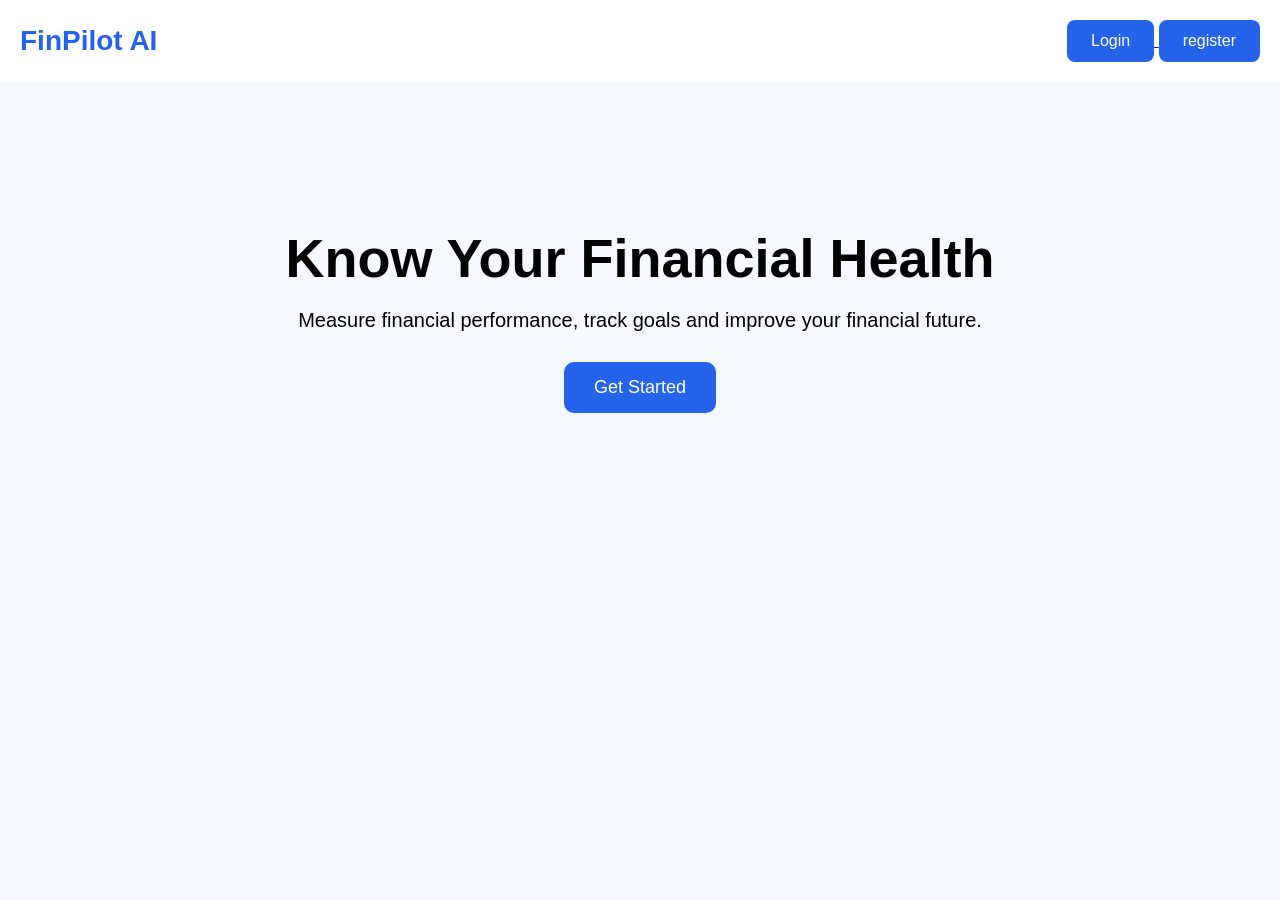
<file: index.html>
<!DOCTYPE html>
<html>
<head>
<title>FinPilot AI</title>
<style>
body{
font-family:Arial;
margin:0;
background:#f5f8fc;
}
nav{
background:white;
padding:20px;
display:flex;
justify-content:space-between;
align-items:center;
}
.logo{
font-size:28px;
font-weight:bold;
color:#2563eb;
}
.btn{
padding:12px 20px;
border:none;
border-radius:8px;
cursor:pointer;
}
.btn {
background: #2563EB;
color: white;
border: none;
padding: 12px 24px;
border-radius: 8px;
cursor: pointer;
font-size: 16px;
}
.btn:hover {
background: #1d4ed8;
}
.register{
background:#2563eb;
color:white;
}
.hero{
text-align:center;
padding:100px 20px;
}
.hero h1{
font-size:54px;
margin-bottom:20px;
}
.hero p{
font-size:20px;
max-width:700px;
margin:auto;
}
.hero button{
margin-top:30px;
padding:15px 30px;
border:none;
border-radius:10px;
background:#2563eb;
color:white;
font-size:18px;
cursor:pointer;
}
</style>
</head>
<body>
<nav>
<div class="logo">
FinPilot AI
</div>
<div>
<a href="login.html">
<button class="btn login">
Login
</button>
</a>
<a href="register.html">
<button class="btn register">
register
</button>
</a>
</div>
</nav>
<section class="hero">
<h1>
Know Your Financial Health
</h1>
<p>
Measure financial performance,
track goals and improve your
financial future.
</p>
<button>
Get Started
</button>
</section>
</body>
</html>
</file>
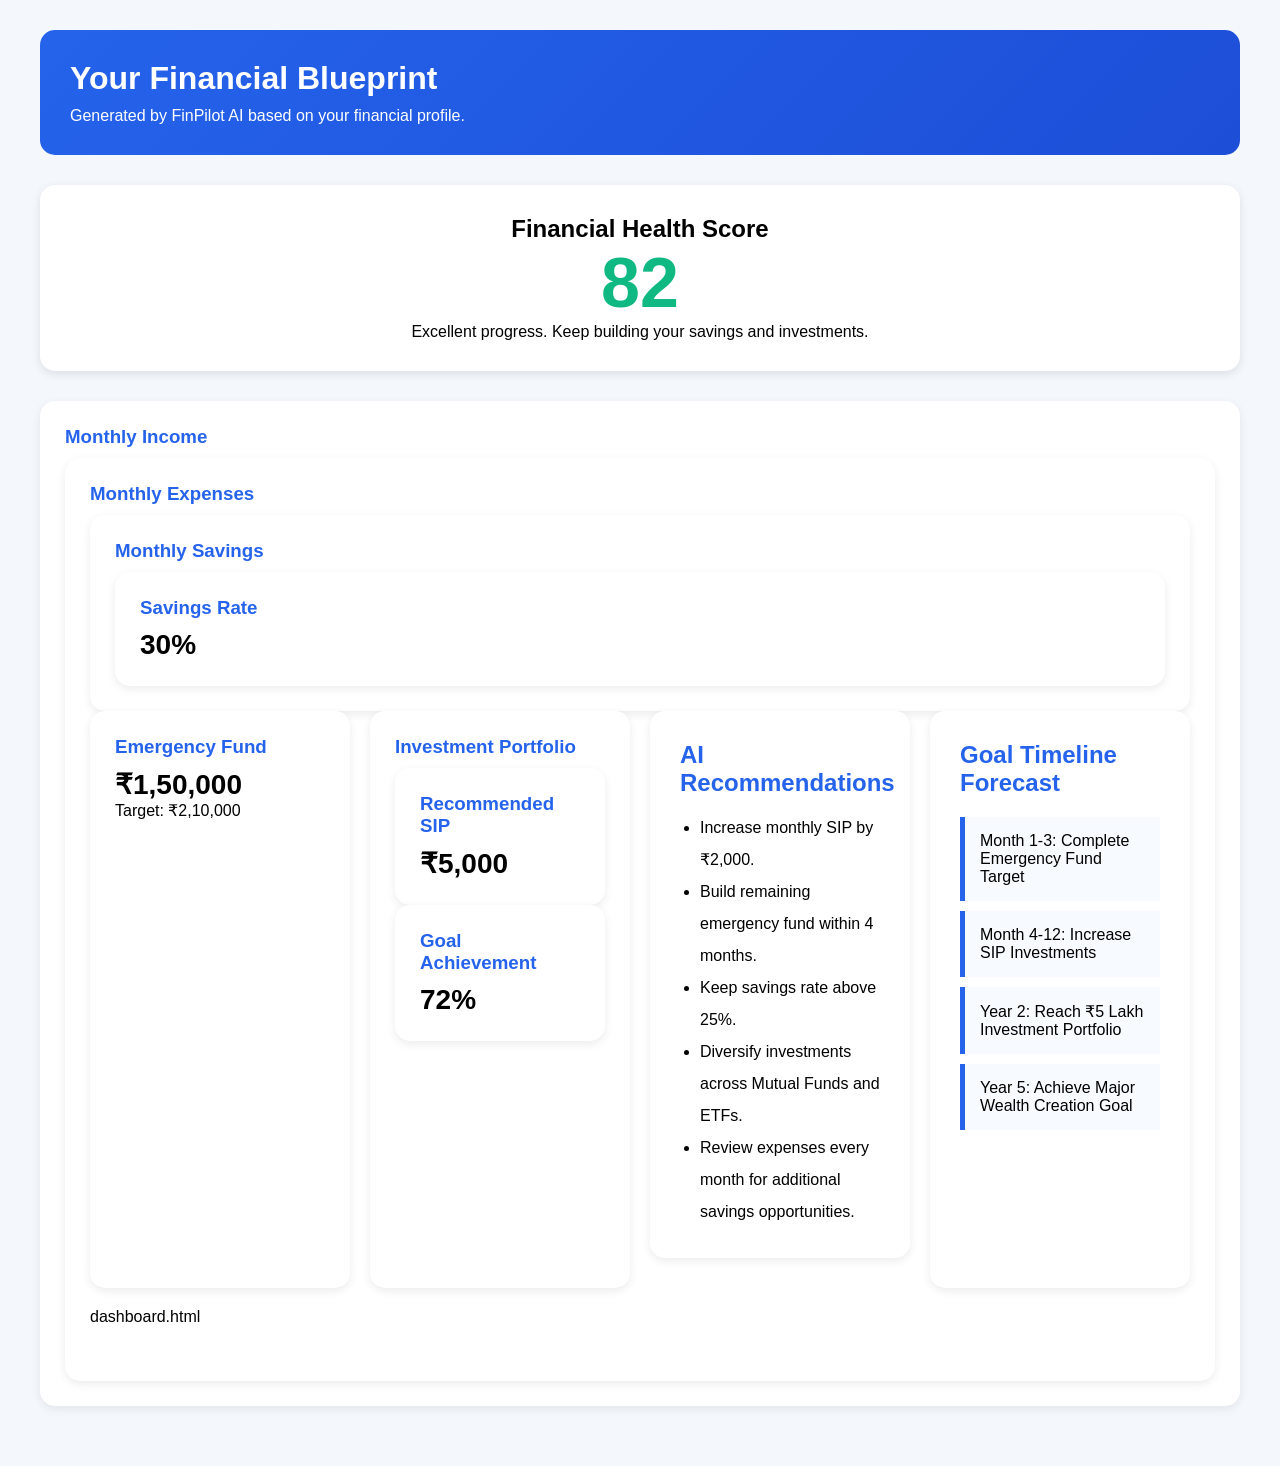
<file: blueprint.html>
<!DOCTYPE html>
<html lang="en">
<head>
<meta charset="UTF-8">

<meta name="viewport" content="width=device-width, initial-scale=1.0">
<title>Financial Blueprint | FinPilot AI</title>
<style>
* {
margin: 0;
padding: 0;
box-sizing: border-box;
font-family: Arial, sans-serif;
}
body {
background: #f4f7fc;
padding: 30px;
}
.container {
max-width: 1200px;
margin: auto;
}
.header {
background: linear-gradient(135deg, #2563EB, #1d4ed8);
color: white;
padding: 30px;
border-radius: 15px;
margin-bottom: 30px;
}
.header h1 {
margin-bottom: 10px;
}
.score-card {
background: white;
border-radius: 15px;
padding: 30px;
text-align: center;
margin-bottom: 30px;
box-shadow: 0 3px 10px rgba(0,0,0,0.1);
}
.score {
font-size: 70px;
color: #10B981;
font-weight: bold;
}
.grid {
display: grid;
grid-template-columns: repeat(auto-fit,minmax(250px,1fr));
gap: 20px;
margin-bottom: 30px;
}
.card {
background: white;
padding: 25px;
border-radius: 15px;
box-shadow: 0 3px 10px rgba(0,0,0,0.08);
}
.card h3 {
color: #2563EB;
margin-bottom: 10px;
}
.amount {
font-size: 28px;
font-weight: bold;
}
.recommendations {
background: white;
padding: 30px;
border-radius: 15px;
box-shadow: 0 3px 10px rgba(0,0,0,0.08);
margin-bottom: 30px;
}
.recommendations h2 {
color: #2563EB;
margin-bottom: 15px;
}
.recommendations ul {
margin-left: 20px;
line-height: 2;
}
.timeline {
background: white;
padding: 30px;
border-radius: 15px;
box-shadow: 0 3px 10px rgba(0,0,0,0.08);
}
.timeline h2 {
color: #2563EB;
margin-bottom: 20px;
}
.step {
padding: 15px;
margin-bottom: 10px;
border-left: 5px solid #2563EB;
background: #f7faff;
}
.btn {
display: block;
width: 300px;
margin: 40px auto;
text-align: center;
background: #2563EB;
color: white;
text-decoration: none;
padding: 15px;
border-radius: 10px;
font-size: 18px;
}
.btn:hover {
background: #1d4ed8;
}
</style>
</head>
<body>
<div class="container">
<div class="header">
<h1>Your Financial Blueprint</h1>
<p>Generated by FinPilot AI based on your financial profile.</p>
</div>
<div class="score-card">
<h2>Financial Health Score</h2>
<div class="score">82</div>
<p>Excellent progress. Keep building your savings and investments.</p>
</div>
<div class="grid">
<div class="card">
<h3>Monthly Income</h3>
<div class="amount" id="incomeDisplay"></div>
<div class="card">
<h3>Monthly Expenses</h3>
<div class="amount" id="expenseDisplay"></div>
<div class="card">
<h3>Monthly Savings</h3>
<div class="amount" id="savingDisplay"></div>
<div class="card">
<h3>Savings Rate</h3>
<div class="amount">30%</div>
</div>
</div>
<div class="grid">
<div class="card">
<h3>Emergency Fund</h3>
<div class="amount">₹1,50,000</div>
<p>Target: ₹2,10,000</p>
</div>
<div class="card">
<h3>Investment Portfolio</h3>
<div class="amount" id="investmentDisplay"></div>
<div class="card">
<h3>Recommended SIP</h3>
<div class="amount">₹5,000</div>
</div>
<div class="card">
<h3>Goal Achievement</h3>
<div class="amount">72%</div>
</div>
</div>
<div class="recommendations">
<h2>AI Recommendations</h2>
<ul>
<li>Increase monthly SIP by ₹2,000.</li>
<li>Build remaining emergency fund within 4 months.</li>
<li>Keep savings rate above 25%.</li>
<li>Diversify investments across Mutual Funds and ETFs.</li>
<li>Review expenses every month for additional savings opportunities.</li>
</ul>
</div>
<div class="timeline">
<h2>Goal Timeline Forecast</h2>
<div class="step">
Month 1-3: Complete Emergency Fund Target
</div>
<div class="step">
Month 4-12: Increase SIP Investments
</div>
<div class="step">
Year 2: Reach ₹5 Lakh Investment Portfolio
</div>
<div class="step">
Year 5: Achieve Major Wealth Creation Goal
</div>
</div>
dashboard.html
</div>
<script>
const income =
parseInt(localStorage.getItem("income")) || 0;
const expenses =
parseInt(localStorage.getItem("expenses")) || 0;
const investments =
parseInt(localStorage.getItem("investments")) || 0;
let savings = income - expenses;
if(savings < 0){
savings = 0;
}
let savingsRate = 0;
if(income > 0){
savingsRate =
((savings / income) * 100).toFixed(0);
}
document.getElementById("incomeDisplay")
.innerHTML = "₹" + income;
document.getElementById("expenseDisplay")
.innerHTML = "₹" + expenses;
document.getElementById("savingDisplay")
.innerHTML = "₹" + savings;
document.getElementById("investmentDisplay")
.innerHTML = "₹" + investments;
document.getElementById("savingRate")
.innerHTML = savingsRate + "%";
Show more lines
</script>
</body>
</html>
</file>
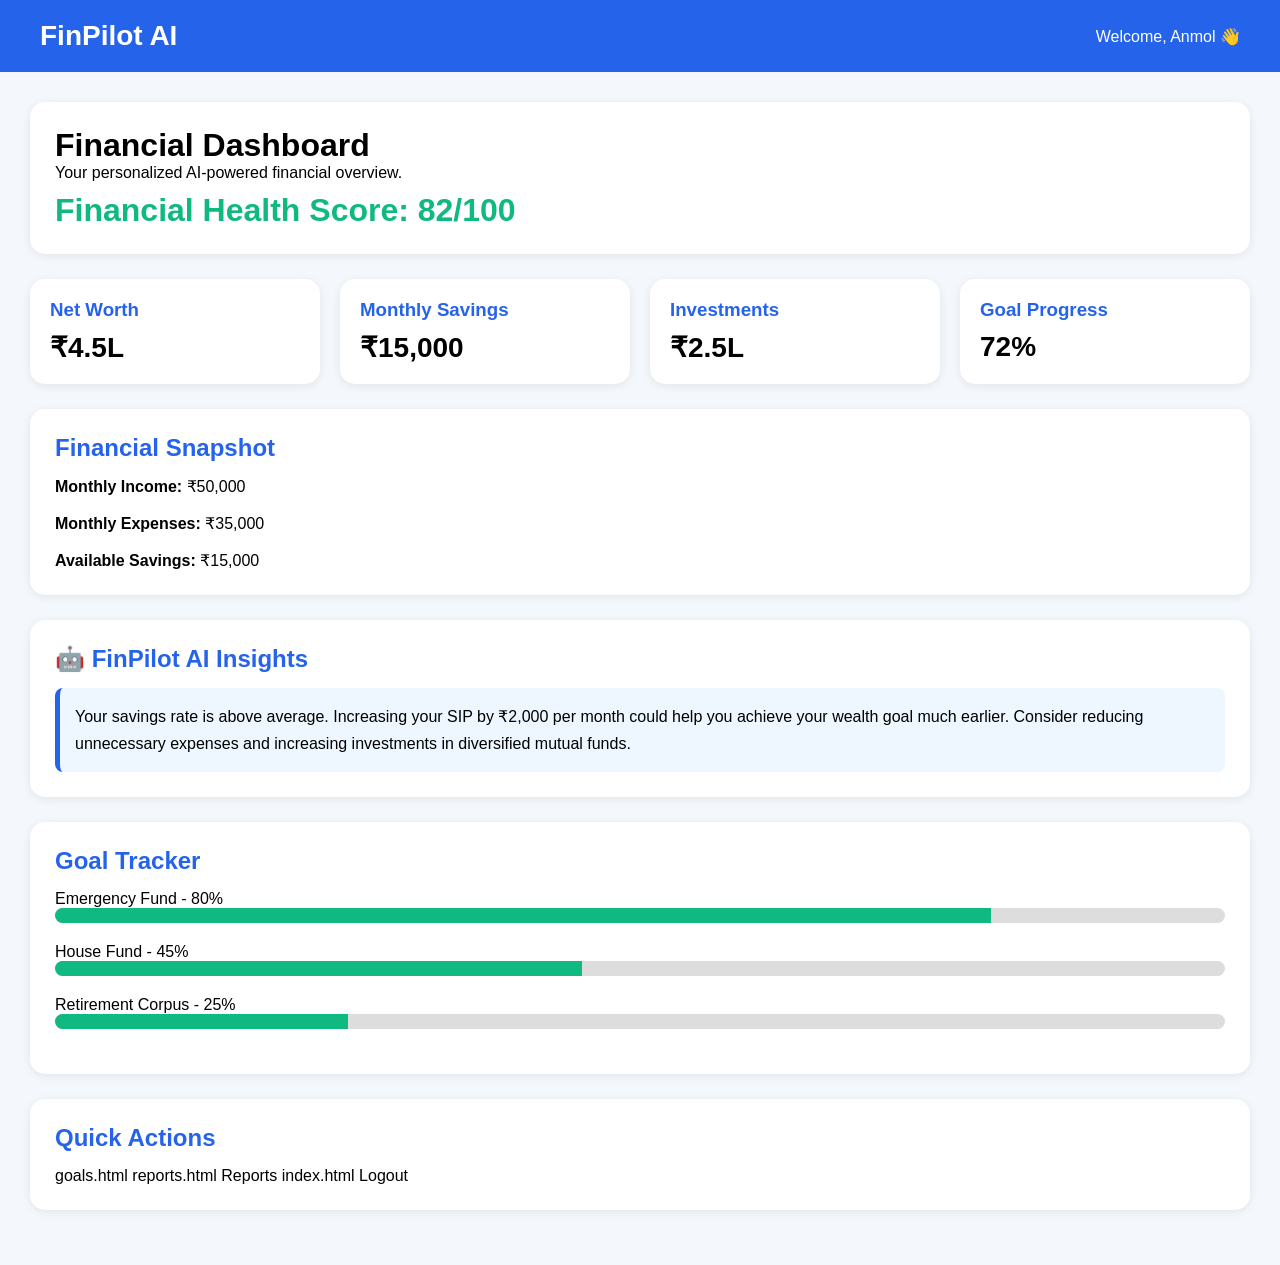
<file: dashboard.html>
<!DOCTYPE html>
<html lang="en">
<head>
<meta charset="UTF-8">
<meta name="viewport" content="width=device-width, initial-scale=1.0">
<title>Dashboard | FinPilot AI</title>
<style>
*{
margin:0;
padding:0;
box-sizing:border-box;
font-family:Arial, sans-serif;
}
body{
background:#f4f7fc;
}
.navbar{
background:#2563EB;
color:white;
padding:20px 40px;
display:flex;
justify-content:space-between;
align-items:center;
}
.navbar h2{
font-size:28px;
}
.container{
padding:30px;
}
.welcome{
background:white;
padding:25px;
border-radius:15px;
margin-bottom:25px;
box-shadow:0 2px 10px rgba(0,0,0,0.08);
}
.score{
color:#10B981;
font-size:32px;
font-weight:bold;
margin-top:10px;
}
.cards{
display:grid;
grid-template-columns:repeat(auto-fit,minmax(230px,1fr));
gap:20px;
margin-bottom:25px;
}
.card{
background:white;
padding:20px;
border-radius:15px;
box-shadow:0 2px 10px rgba(0,0,0,0.08);
}
.card h3{
color:#2563EB;
margin-bottom:10px;
}
.value{
font-size:28px;
font-weight:bold;
}
.section{
background:white;
padding:25px;
border-radius:15px;
margin-bottom:25px;
box-shadow:0 2px 10px rgba(0,0,0,0.08);
}
.section h2{
color:#2563EB;
margin-bottom:15px;
}
.insight{
background:#eef7ff;
border-left:5px solid #2563EB;
padding:15px;
border-radius:8px;
line-height:1.7;
}
.progress{
margin-bottom:20px;
}
.bar{
width:100%;
height:15px;
background:#ddd;
border-radius:20px;
overflow:hidden;
}
.fill{
height:100%;
background:#10B981;
}
.buttons{
display:flex;
gap:15px;
flex-wrap:wrap;
}
.btn{
text-decoration:none;
background:#2563EB;
color:white;
padding:12px 20px;
border-radius:10px;
}
.btn:hover{
background:#1d4ed8;
}
</style>
</head>
<body>
<div class="navbar">
<h2>FinPilot AI</h2>
<div>Welcome, Anmol 👋</div>
</div>
<div class="container">
<div class="welcome">
<h1>Financial Dashboard</h1>
<p>Your personalized AI-powered financial overview.</p>
<div class="score">
Financial Health Score: 82/100
</div>
</div>
<div class="cards">
<div class="card">
<h3>Net Worth</h3>
<div class="value">₹4.5L</div>
</div>
<div class="card">
<h3>Monthly Savings</h3>
<div class="value">₹15,000</div>
</div>
<div class="card">
<h3>Investments</h3>
<div class="value">₹2.5L</div>
</div>
<div class="card">
<h3>Goal Progress</h3>
<div class="value">72%</div>
</div>
</div>
<div class="section">
<h2>Financial Snapshot</h2>
<p><strong>Monthly Income:</strong> ₹50,000</p>
<br>
<p><strong>Monthly Expenses:</strong> ₹35,000</p>
<br>
<p><strong>Available Savings:</strong> ₹15,000</p>
</div>
<div class="section">
<h2>🤖 FinPilot AI Insights</h2>
<div class="insight">
Your savings rate is above average.
Increasing your SIP by ₹2,000 per month could
help you achieve your wealth goal much earlier.
Consider reducing unnecessary expenses and
increasing investments in diversified mutual funds.
</div>
</div>
<div class="section">
<h2>Goal Tracker</h2>
<div class="progress">
<p>Emergency Fund - 80%</p>
<div class="bar">
<div class="fill" style="width:80%"></div>
</div>
</div>
<div class="progress">
<p>House Fund - 45%</p>
<div class="bar">
<div class="fill" style="width:45%"></div>
</div>
</div>
<div class="progress">
<p>Retirement Corpus - 25%</p>
<div class="bar">
<div class="fill" style="width:25%"></div>
</div>
</div>
</div>
<div class="section">
<h2>Quick Actions</h2>
<div class="buttons">
goals.html
reports.html
Reports
</a>
index.html
Logout
</a>
</div>
</div>
</div>
<script>
const income =
parseInt(localStorage.getItem("income")) || 0;
const expenses =
parseInt(localStorage.getItem("expenses")) || 0;
const investments =
parseInt(localStorage.getItem("investments")) || 0;
let savings = income - expenses;
if(savings < 0){
savings = 0;
}
document.getElementById("savingCard")
.innerHTML = "₹" + savings;
document.getElementById("investmentCard")
.innerHTML = "₹" + investments;
</script>
</body>
</html>
</file>
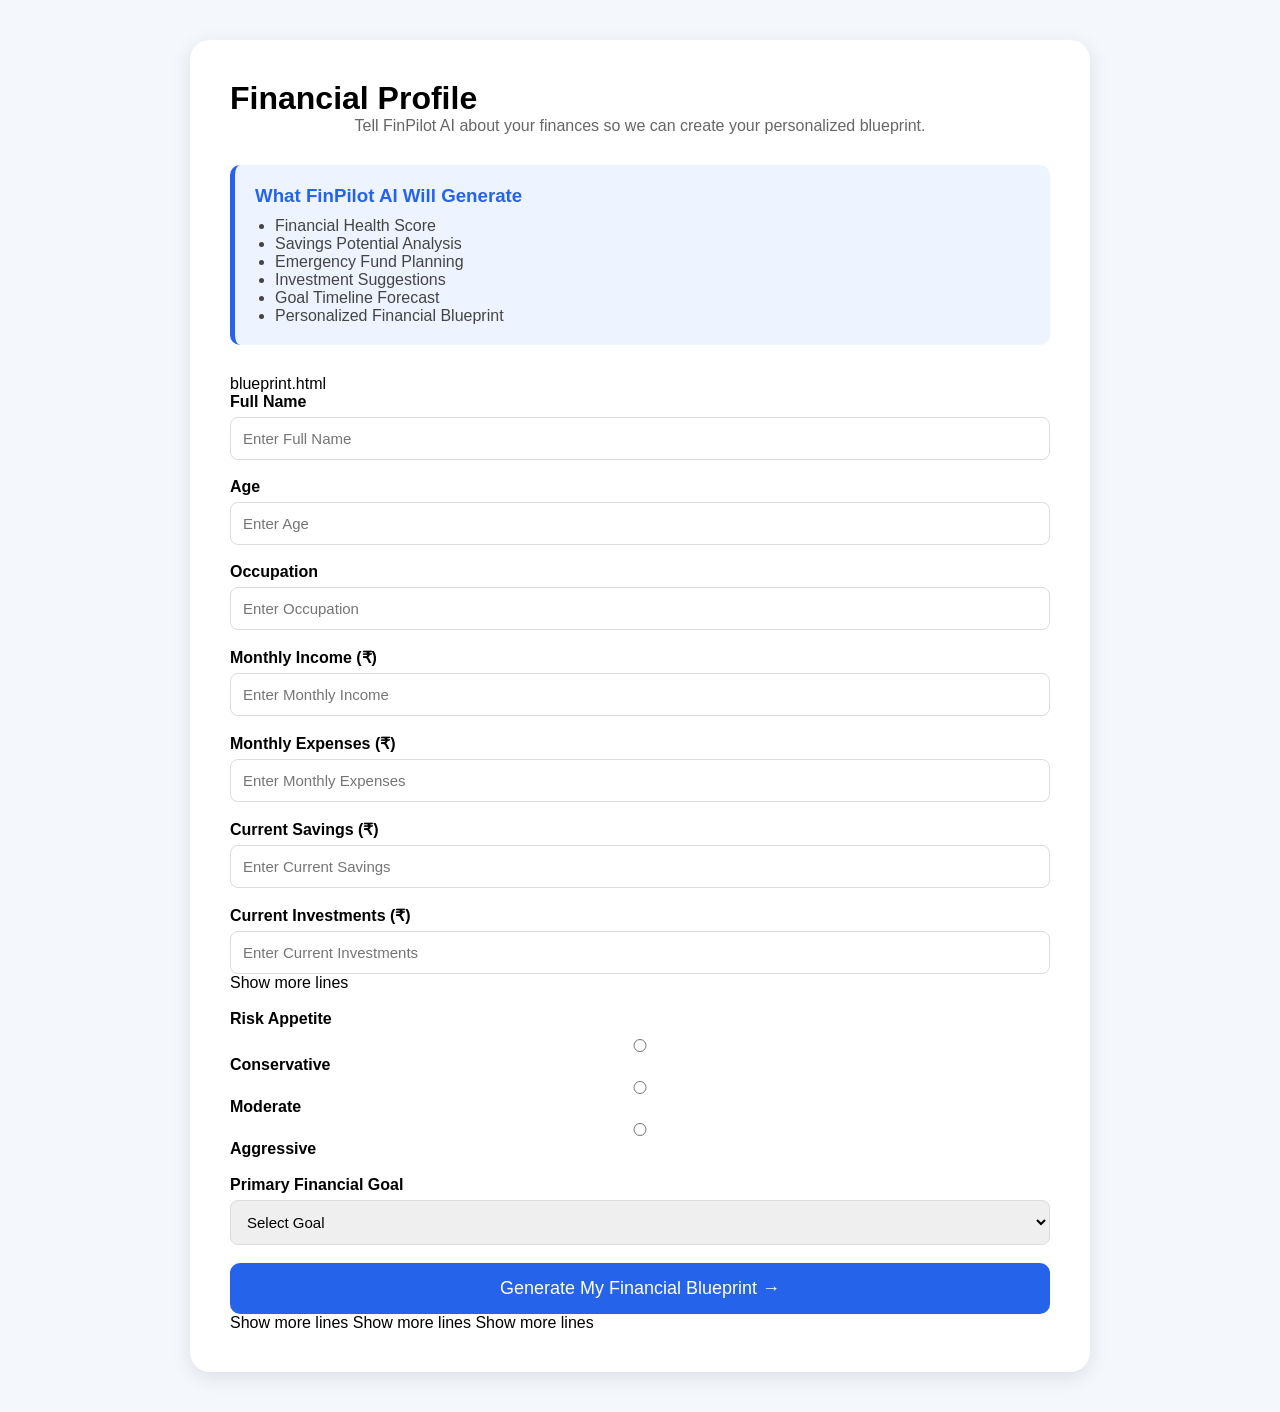
<file: financial-profile.html>
<!DOCTYPE html>
<html lang="en">
<head>
<meta charset="UTF-8">
<meta name="viewport" content="width=device-width, initial-scale=1.0">
<title>Financial Profile | FinPilot AI</title>
<style>
* {
margin: 0;
padding: 0;
box-sizing: border-box;
font-family: Arial, sans-serif;
}
body {
background: #f4f7fc;
padding: 40px 20px;
}
.container {
max-width: 900px;
margin: auto;
background: white;
padding: 40px;
border-radius: 20px;
box-shadow: 0 5px 20px rgba(0,0,0,0.1);
}
 
h1 {
color: #2563EB;
text-align: center;
margin-bottom: 10px;
}
.subtitle {
text-align: center;
color: #666;
margin-bottom: 30px;
}
.preview {
background: #eef4ff;
border-left: 5px solid #2563EB;
padding: 20px;
border-radius: 10px;
margin-bottom: 30px;
}
.preview h3 {
color: #2563EB;
margin-bottom: 10px;
}
.preview ul {
margin-left: 20px;
color: #444;
}
.form-group {
margin-bottom: 18px;
}
label {
display: block;
margin-bottom: 6px;
font-weight: bold;
}
input,
select {
width: 100%;
padding: 12px;
border: 1px solid #dcdcdc;
border-radius: 8px;
font-size: 15px;
}
.radio-box {
margin-top: 10px;
}
 
.radio-box label {
font-weight: normal;
display: block;
margin-bottom: 10px;
}
button {
width: 100%;
padding: 15px;
background: #2563EB;
color: white;
border: none;
border-radius: 10px;
font-size: 18px;
cursor: pointer;
}
button:hover {
background: #1d4ed8;
}
</style>
</head>
<body>
<div class="container">
<h1>Financial Profile</h1>
<p class="subtitle">
Tell FinPilot AI about your finances so we can create your personalized blueprint.
</p>
<div class="preview">
<h3>What FinPilot AI Will Generate</h3>
<ul>
<li>Financial Health Score</li>
<li>Savings Potential Analysis</li>
<li>Emergency Fund Planning</li>
<li>Investment Suggestions</li>
<li>Goal Timeline Forecast</li>
<li>Personalized Financial Blueprint</li>
</ul>
</div>
blueprint.html
<div class="form-group">
<label>Full Name</label>
<input type="text"
placeholder="Enter Full Name"
required>
</div>
<div class="form-group">
<label>Age</label>
<input type="number"
min="18"
max="100"
placeholder="Enter Age"
required>
</div>
<div class="form-group">
<label>Occupation</label>
<input type="text"
placeholder="Enter Occupation"
required>
</div>
<div class="form-group">
<label>Monthly Income (₹)</label>
<input
type="number"
id="income"
min="0"
placeholder="Enter Monthly Income"
required>
</div>
<div class="form-group">
<label>Monthly Expenses (₹)</label>
<input
type="number"
id="expenses"
min="0"
placeholder="Enter Monthly Expenses"
required>
</div>
<div class="form-group">
<label>Current Savings (₹)</label>
<input
type="number"
id="savings"
min="0"
placeholder="Enter Current Savings"
required>
</div>
<div class="form-group">
<label>Current Investments (₹)</label>
<input
type="number"
id="investments"
min="0"
placeholder="Enter Current Investments"
required>
Show more lines
</div>
<div class="form-group">
<label>Risk Appetite</label>
<div class="radio-box">
<label>
<input type="radio"
name="risk"
value="Conservative"
required>
Conservative
</label>
<label>
<input type="radio"
name="risk"
value="Moderate">
Moderate
</label>
<label>
<input type="radio"
name="risk"
value="Aggressive">
Aggressive
</label>
</div>
</div>
<div class="form-group">
<label>Primary Financial Goal</label>
<select required>
<option value="">
Select Goal
</option>
<option>Buy a House</option>
<option>Retirement Planning</option>
<option>Emergency Fund</option>
<option>Wealth Creation</option>
<option>Higher Education</option>
</select>
</div>
<button type="button" onclick="saveProfile()">
Generate My Financial Blueprint →
</button>
Show more lines
Show more lines
Show more lines
</form>
</div>
<script>
function saveProfile() {
const income =
document.getElementById("income").value;
const expenses =
document.getElementById("expenses").value;
const savings =
document.getElementById("savings").value;
const investments =
document.getElementById("investments").value;
localStorage.setItem("income", income);
localStorage.setItem("expenses", expenses);
localStorage.setItem("savings", savings);
localStorage.setItem("investments", investments);
window.location.href = "blueprint.html";
}
</script>
</body>
</html>
</file>
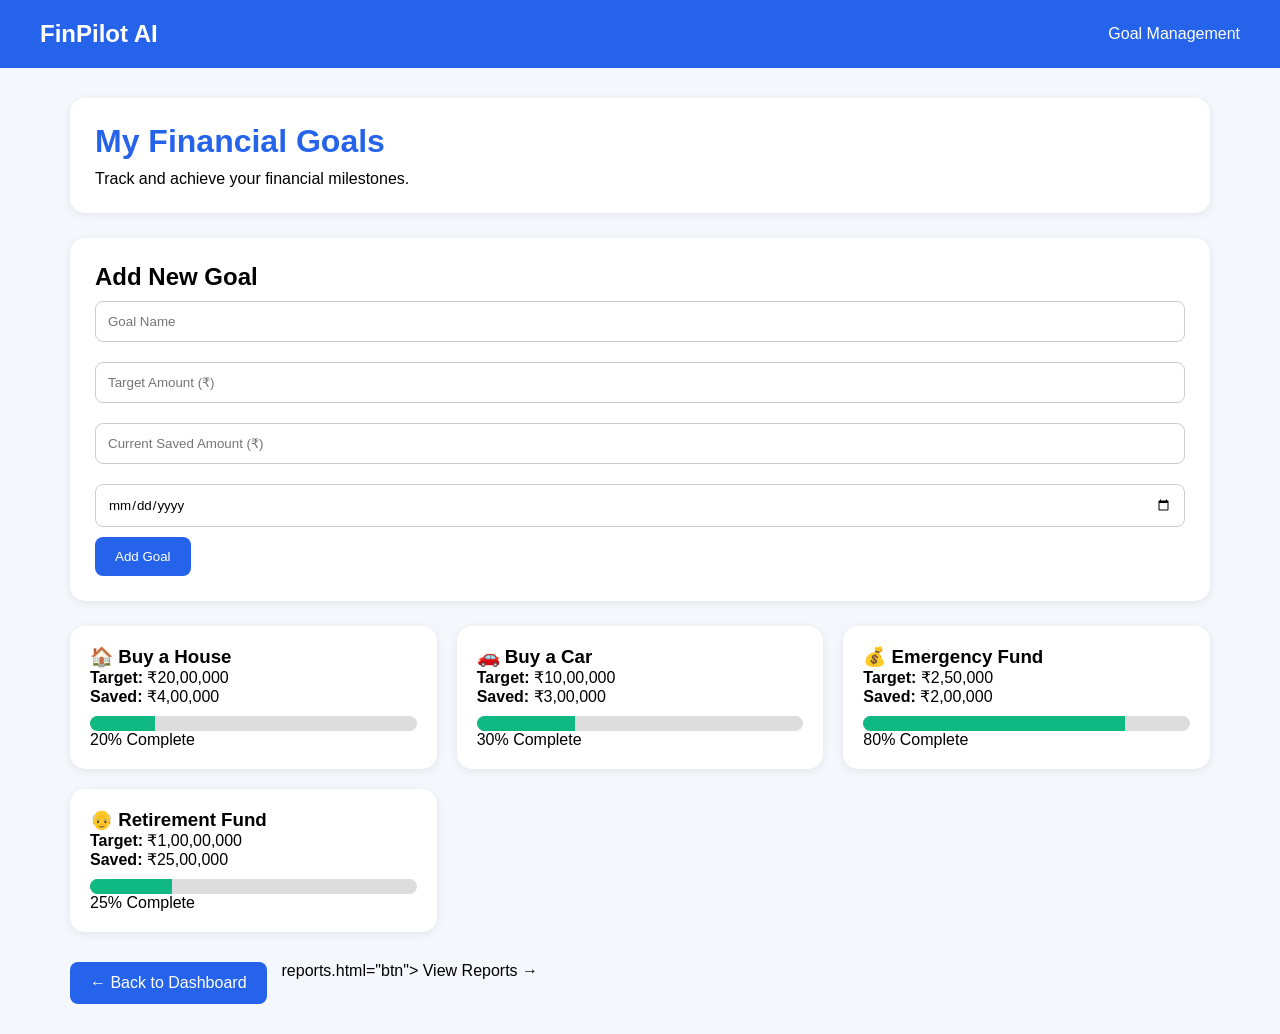
<file: goals.html>
<!DOCTYPE html>
<html lang="en">
<head>
<meta charset="UTF-8">
<meta name="viewport" content="width=device-width, initial-scale=1.0">
<title>Goals | FinPilot AI</title>
<style>
*{
margin:0;
padding:0;
box-sizing:border-box;
font-family:Arial, sans-serif;
}
body{
background:#f4f7fc;
}
.navbar{
background:#2563EB;
color:white;
padding:20px 40px;
display:flex;
justify-content:space-between;
align-items:center;
}
.container{
max-width:1200px;
margin:auto;
padding:30px;
}
.header{
background:white;
padding:25px;
border-radius:15px;
margin-bottom:25px;
box-shadow:0 2px 10px rgba(0,0,0,0.08);
}
.header h1{
color:#2563EB;
margin-bottom:10px;
}
.add-goal{
background:white;
padding:25px;
border-radius:15px;
margin-bottom:25px;
box-shadow:0 2px 10px rgba(0,0,0,0.08);
}
input{
width:100%;
padding:12px;
margin:10px 0;
border:1px solid #ccc;
border-radius:8px;
}
button{
background:#2563EB;
color:white;
border:none;
padding:12px 20px;
border-radius:8px;
cursor:pointer;
}
button:hover{
background:#1d4ed8;
}
.goals-grid{
display:grid;
grid-template-columns:repeat(auto-fit,minmax(300px,1fr));
gap:20px;
}
.goal-card{
background:white;
padding:20px;
border-radius:15px;
box-shadow:0 2px 10px rgba(0,0,0,0.08);
}
 
.goal-card h3{
color:#2563EB;
margin-bottom:10px;
}
.progress-bar{
width:100%;
height:15px;
background:#ddd;
border-radius:20px;
overflow:hidden;
margin-top:10px;
}
.progress-fill{
height:100%;
background:#10B981;
}
.actions{
margin-top:30px;
display:flex;
gap:15px;
flex-wrap:wrap;
}
.btn{
text-decoration:none;
background:#2563EB;
color:white;
padding:12px 20px;
border-radius:8px;
}
</style>
</head>
<body>
<div class="navbar">
<h2>FinPilot AI</h2>
<div>Goal Management</div>
</div>
<div class="container">
<div class="header">
<h1>My Financial Goals</h1>
<p>Track and achieve your financial milestones.</p>
</div>
<div class="add-goal">
<h2>Add New Goal</h2>
<input type="text" placeholder="Goal Name">
<input type="number" placeholder="Target Amount (₹)">
<input type="number" placeholder="Current Saved Amount (₹)">
<input type="date">
<button>Add Goal</button>
</div>
<div class="goals-grid">
<div class="goal-card">
<h3>🏠 Buy a House</h3>
<p><strong>Target:</strong> ₹20,00,000</p>
<p><strong>Saved:</strong> ₹4,00,000</p>
<div class="progress-bar">
<div class="progress-fill" style="width:20%;"></div>
</div>
<p>20% Complete</p>
</div>
<div class="goal-card">
<h3>🚗 Buy a Car</h3>
<p><strong>Target:</strong> ₹10,00,000</p>
<p><strong>Saved:</strong> ₹3,00,000</p>
<div class="progress-bar">
<div class="progress-fill" style="width:30%;"></div>
</div>
<p>30% Complete</p>
</div>
<div class="goal-card">
<h3>💰 Emergency Fund</h3>
<p><strong>Target:</strong> ₹2,50,000</p>
<p><strong>Saved:</strong> ₹2,00,000</p>
<div class="progress-bar">
<div class="progress-fill" style="width:80%;"></div>
</div>
<p>80% Complete</p>
</div>
<div class="goal-card">
<h3>👴 Retirement Fund</h3>
<p><strong>Target:</strong> ₹1,00,00,000</p>
<p><strong>Saved:</strong> ₹25,00,000</p>
<div class="progress-bar">
<div class="progress-fill" style="width:25%;"></div>
</div>
<p>25% Complete</p>
</div>
</div>
<div class="actions">
<a href="dashboard.html" class="btn">
← Back to Dashboard
</a>
reports.html="btn">
View Reports →
</a>
</div>
</div>
</body>
</html>
</file>
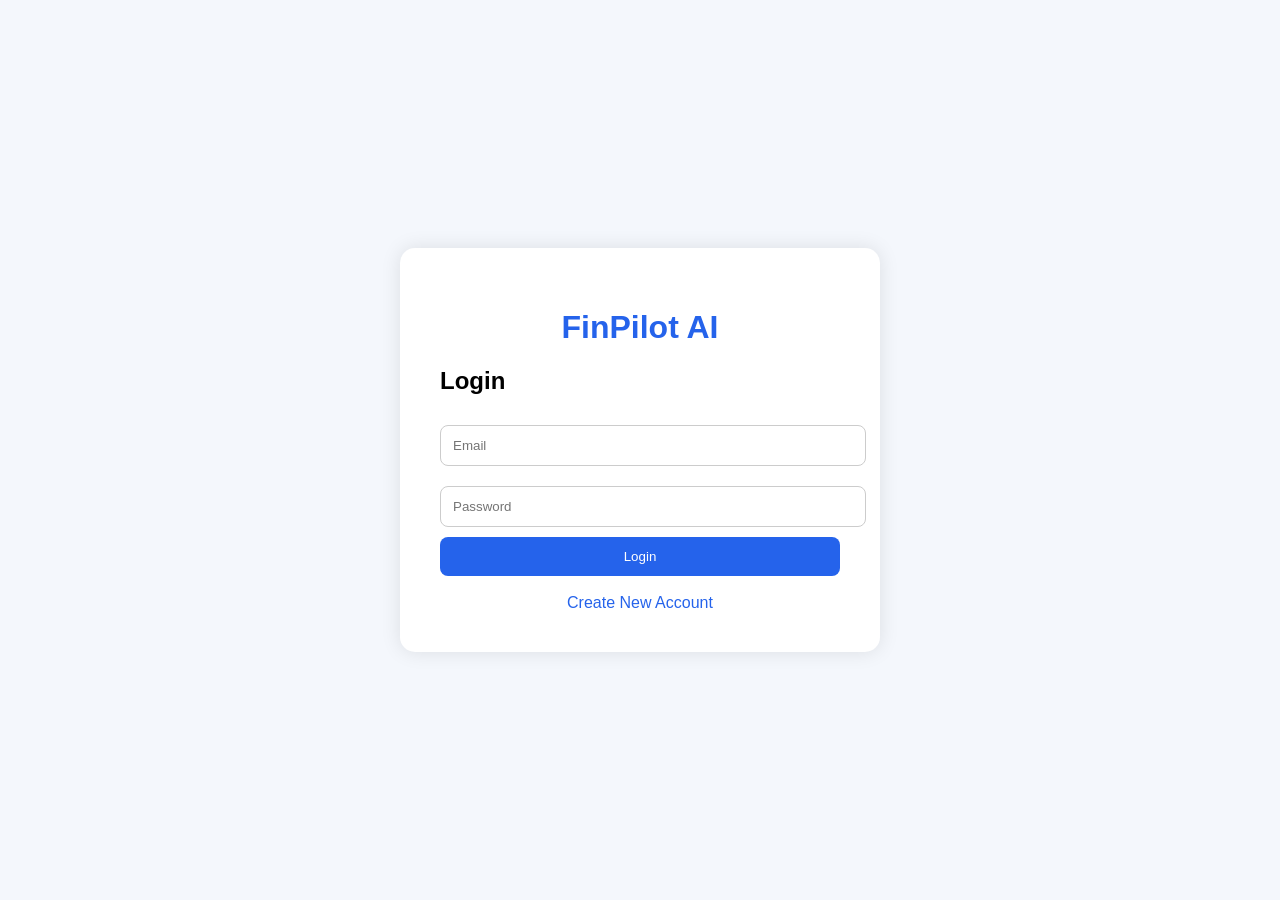
<file: login.html>
<!DOCTYPE html>
<html>
<head>
<meta charset="UTF-8">
<title>FinPilot AI - Login</title>
<style>
body{
font-family:Arial, sans-serif;
background:#f4f7fc;
display:flex;
justify-content:center;
align-items:center;
height:100vh;
margin:0;
}
.container{
background:white;
padding:40px;
width:400px;
border-radius:15px;
box-shadow:0 0 20px rgba(0,0,0,0.1);
}
h1{
text-align:center;
color:#2563EB;
}
input{
width:100%;
padding:12px;
margin:10px 0;
border:1px solid #ccc;
border-radius:8px;
}
button{
width:100%;
padding:12px;
background:#2563EB;
border:none;
color:white;
border-radius:8px;
cursor:pointer;
}
button:hover{
background:#1d4ed8;
}
a{
text-decoration:none;
color:#2563EB;
}
</style>
</head>
<body>
<div class="container">
<h1>FinPilot AI</h1>
<h2>Login</h2>
<input type="email" placeholder="Email">
<input type="password" placeholder="Password">
<button onclick="loginUser()">
Login
</button>
<br><br>
<center>
<a href="register.html">
Create New Account
</a>
</center>
</div>
<script>
function loginUser(){
window.location.href =
"financial-profile.html";
}
</script>
</body>
</html>
</file>
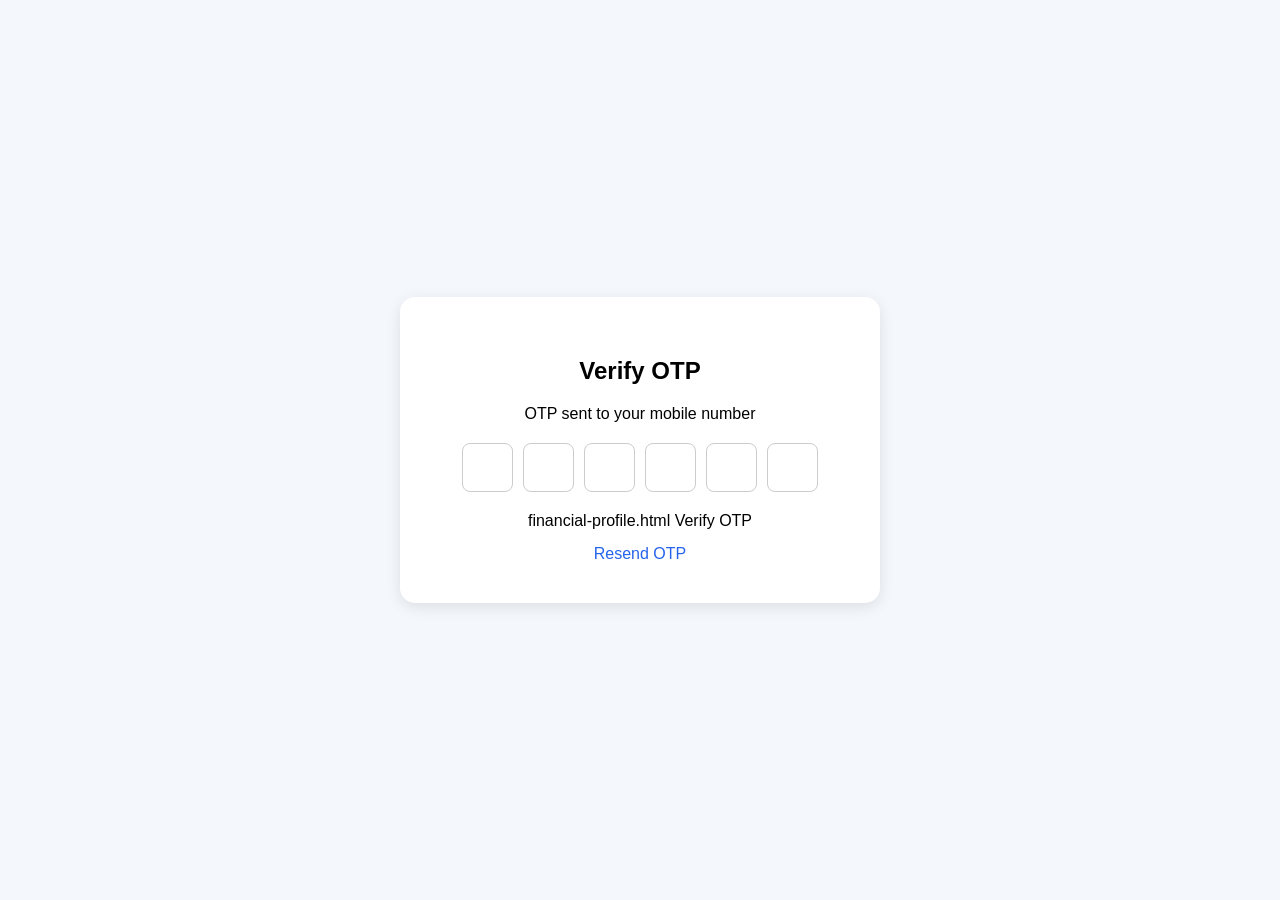
<file: otp.html>
<!DOCTYPE html>
<html lang="en">
<head>
<meta charset="UTF-8">
<meta name="viewport" content="width=device-width, initial-scale=1.0">
<title>OTP Verification - FinPilot AI</title>
<style>
body{
margin:0;
font-family:Arial, sans-serif;
background:#f4f7fc;
display:flex;
justify-content:center;
align-items:center;
height:100vh;
}
.container{
background:white;
padding:40px;
border-radius:15px;
text-align:center;
width:400px;
box-shadow:0 4px 15px rgba(0,0,0,0.1);
.otp-box{
display:flex;
justify-content:center;
gap:10px;
margin:20px 0;
}
.otp-box input{
width:45px;
height:45px;
text-align:center;
font-size:20px;
border:1px solid #ccc;
border-radius:8px;
}
button{
width:100%;
padding:12px;
background:#2563EB;
color:white;
border:none;
border-radius:8px;
cursor:pointer;
font-size:16px;
}
button:hover{
background:#1d4ed8;
}
.resend{
margin-top:15px;
color:#2563EB;
cursor:pointer;
}
</style>
</head>
<body>
<div class="container">
<h2>Verify OTP</h2>
<p>OTP sent to your mobile number</p>
<div class="otp-box">
<input maxlength="1">
<input maxlength="1">
<input maxlength="1">
<input maxlength="1">
<input maxlength="1">
<input maxlength="1">
</div>
financial-profile.html
Verify OTP
</button>
<div class="resend">
Resend OTP
</div>
</div>
</body>
</html>
</file>
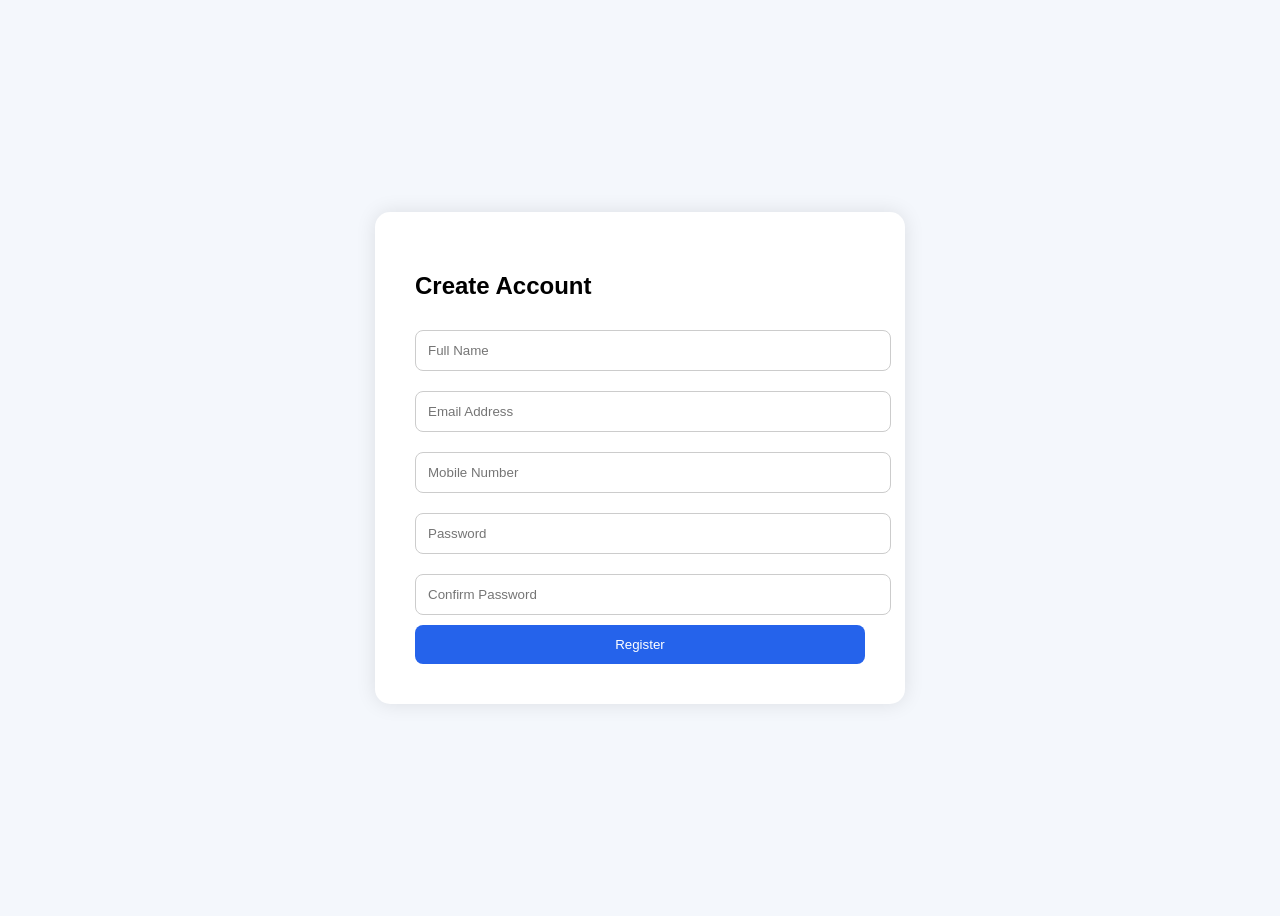
<file: register.html>
<!DOCTYPE html>
<html>
<head>
<meta charset="UTF-8">
<title>Register</title>
<style>
body{
font-family:Arial;
background:#f4f7fc;
display:flex;
justify-content:center;
align-items:center;
height:100vh;
}
.card{
background:white;
padding:40px;
width:450px;
border-radius:15px;
box-shadow:0 0 20px rgba(0,0,0,0.1);
}
input{
width:100%;
padding:12px;
margin:10px 0;
border:1px solid #ccc;
border-radius:8px;
}
button{
width:100%;
padding:12px;
background:#2563EB;
color:white;
border:none;
border-radius:8px;
}
</style>
</head>
<body>
<div class="card">
<h2>Create Account</h2>
<input
type="text"
id="name"
placeholder="Full Name"
required
minlength="3">
<input
type="email"
id="email"
placeholder="Email Address"
required><input type="tel" placeholder="Mobile Number">
<input
type="password"
id="password"
placeholder="Password"
required
minlength="8"><input
type="password"
id="confirmPassword"
placeholder="Confirm Password"
required>
<center>
<button onclick="goToOTP()">
Register
</button>
</center>
</div>
<script>
function goToOTP() {
window.location.href = "otp.html";
}
</script>
<script>
function goToOTP() {
const name =
document.getElementById("name").value;
const email =
document.getElementById("email").value;
const password =
document.getElementById("password").value;
const confirmPassword =
document.getElementById("confirmPassword").value;
if(name.length < 3){
alert("Enter valid name");
return;
}
if(password.length < 8){
alert("Password must be at least 8 characters");
return;
}
if(password !== confirmPassword){
alert("Passwords do not match");
return;
}
window.location.href = "otp.html";
}
</script>
</body>
</html>
</file>
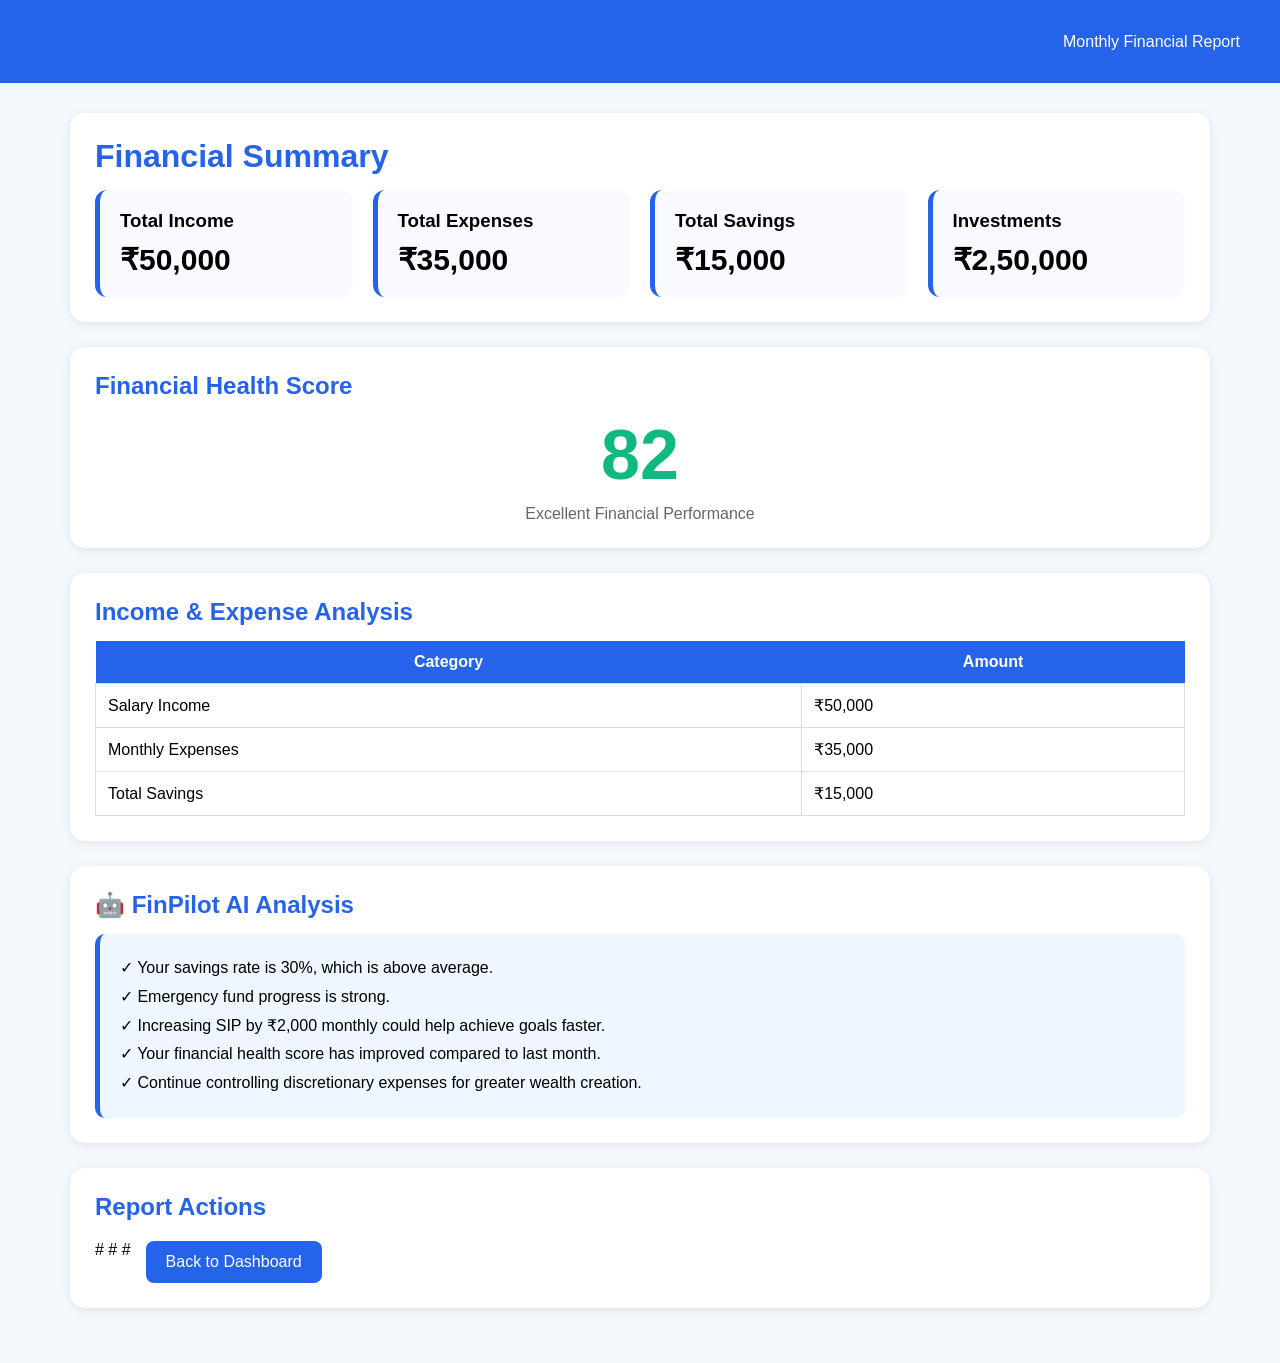
<file: Reports.html>
<!DOCTYPE html>
<html lang="en">
<head>
<meta charset="UTF-8">
<meta name="viewport" content="width=device-width, initial-scale=1.0">
<title>Reports | FinPilot AI</title>
<style>
*{
margin:0;
padding:0;
box-sizing:border-box;
font-family:Arial, sans-serif;
}
body{
background:#f4f7fc;
}
.navbar{
background:#2563EB;
color:white;
padding:20px 40px;
display:flex;
justify-content:space-between;
align-items:center;
}
.container{
max-width:1200px;
margin:auto;
padding:30px;
}
.section{
background:white;
padding:25px;
border-radius:15px;
margin-bottom:25px;
box-shadow:0 2px 10px rgba(0,0,0,0.08);
}
h1,h2{
color:#2563EB;
margin-bottom:15px;
}
.cards{
display:grid;
grid-template-columns:repeat(auto-fit,minmax(220px,1fr));
gap:20px;
}
.card{
background:#f8faff;
padding:20px;
border-radius:12px;
border-left:5px solid #2563EB;
}
.value{
font-size:30px;
font-weight:bold;
margin-top:10px;
}
.health-score{
font-size:70px;
font-weight:bold;
color:#10B981;
text-align:center;
}
.score-text{
text-align:center;
color:#666;
margin-top:10px;
}
.ai-box{
background:#eef6ff;
padding:20px;
border-left:5px solid #2563EB;
border-radius:10px;
line-height:1.8;
}
table{
width:100%;
border-collapse:collapse;
margin-top:15px;
}
table th{
background:#2563EB;
color:white;
padding:12px;
}
table td{
padding:12px;
border:1px solid #ddd;
}
.buttons{
display:flex;
flex-wrap:wrap;
gap:15px;
margin-top:20px;
}
.btn{
text-decoration:none;
background:#2563EB;
color:white;
padding:12px 20px;
border-radius:8px;
transition:0.3s;
}
.btn:hover{
background:#1d4ed8;
}
</style>
</head>
<body>
<div class="navbar">
<h2>FinPilot AI</h2>
<span>Monthly Financial Report</span>
</div>
<div class="container">
<div class="section">
<h1>Financial Summary</h1>
<div class="cards">
<div class="card">
<h3>Total Income</h3>
<div class="value">₹50,000</div>
</div>
<div class="card">
<h3>Total Expenses</h3>
<div class="value">₹35,000</div>
</div>
<div class="card">
<h3>Total Savings</h3>
<div class="value">₹15,000</div>
</div>
<div class="card">
<h3>Investments</h3>
<div class="value">₹2,50,000</div>
</div>
</div>
</div>
<div class="section">
<h2>Financial Health Score</h2>
<div class="health-score">
82
</div>
<div class="score-text">
Excellent Financial Performance
</div>
</div>
<div class="section">
<h2>Income & Expense Analysis</h2>
<table>
<tr>
<th>Category</th>
<th>Amount</th>
</tr>
<tr>
<td>Salary Income</td>
<td>₹50,000</td>
</tr>
<tr>
<td>Monthly Expenses</td>
<td>₹35,000</td>
</tr>
<tr>
<td>Total Savings</td>
<td>₹15,000</td>
</tr>
</table>
</div>
<div class="section">
<h2>🤖 FinPilot AI Analysis</h2>
<div class="ai-box">
✓ Your savings rate is 30%, which is above average.<br>
✓ Emergency fund progress is strong.<br>
✓ Increasing SIP by ₹2,000 monthly could help achieve goals faster.<br>
✓ Your financial health score has improved compared to last month.<br>
✓ Continue controlling discretionary expenses for greater wealth creation.
</div>
</div>
<div class="section">
<h2>Report Actions</h2>
<div class="buttons">
#
#
#
<a href="dashboard.html" class="btn">
Back to Dashboard
</a>
</div>
</div>
</div>
</body>
</html>
</file>
